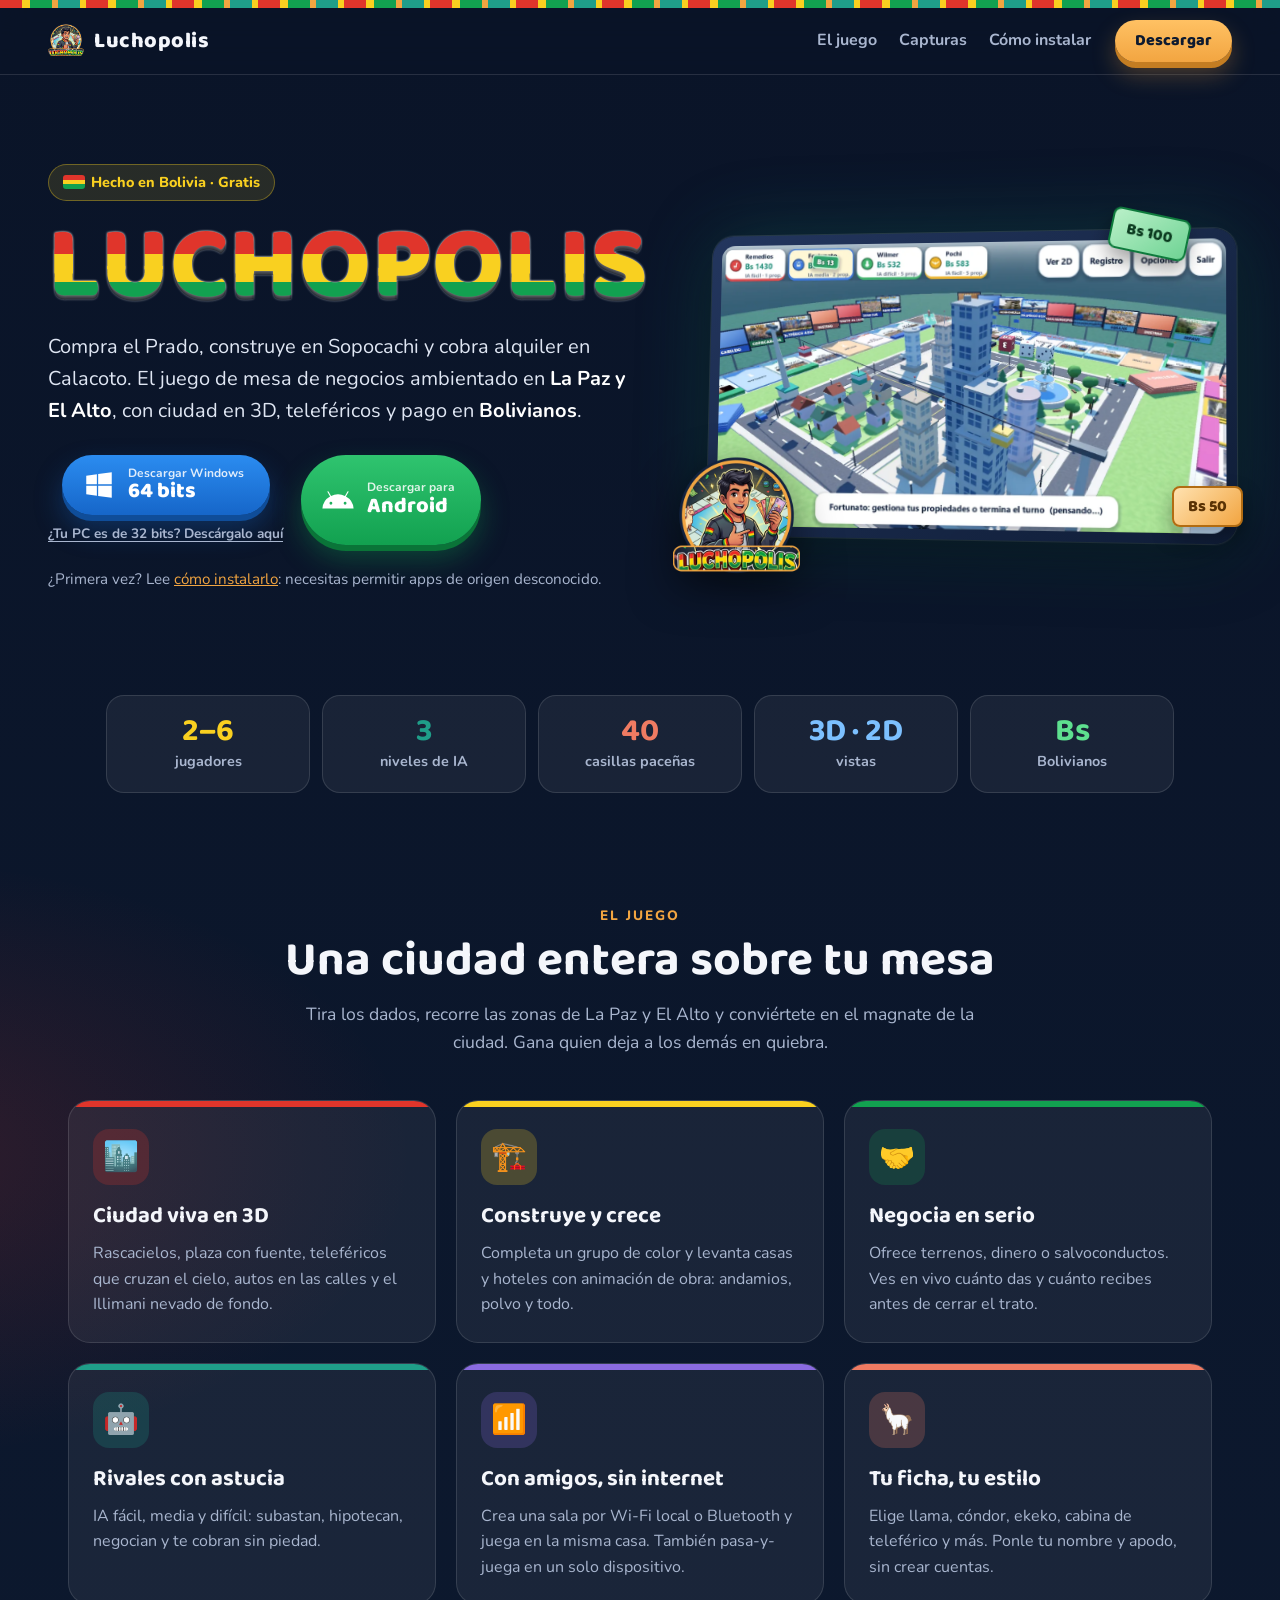
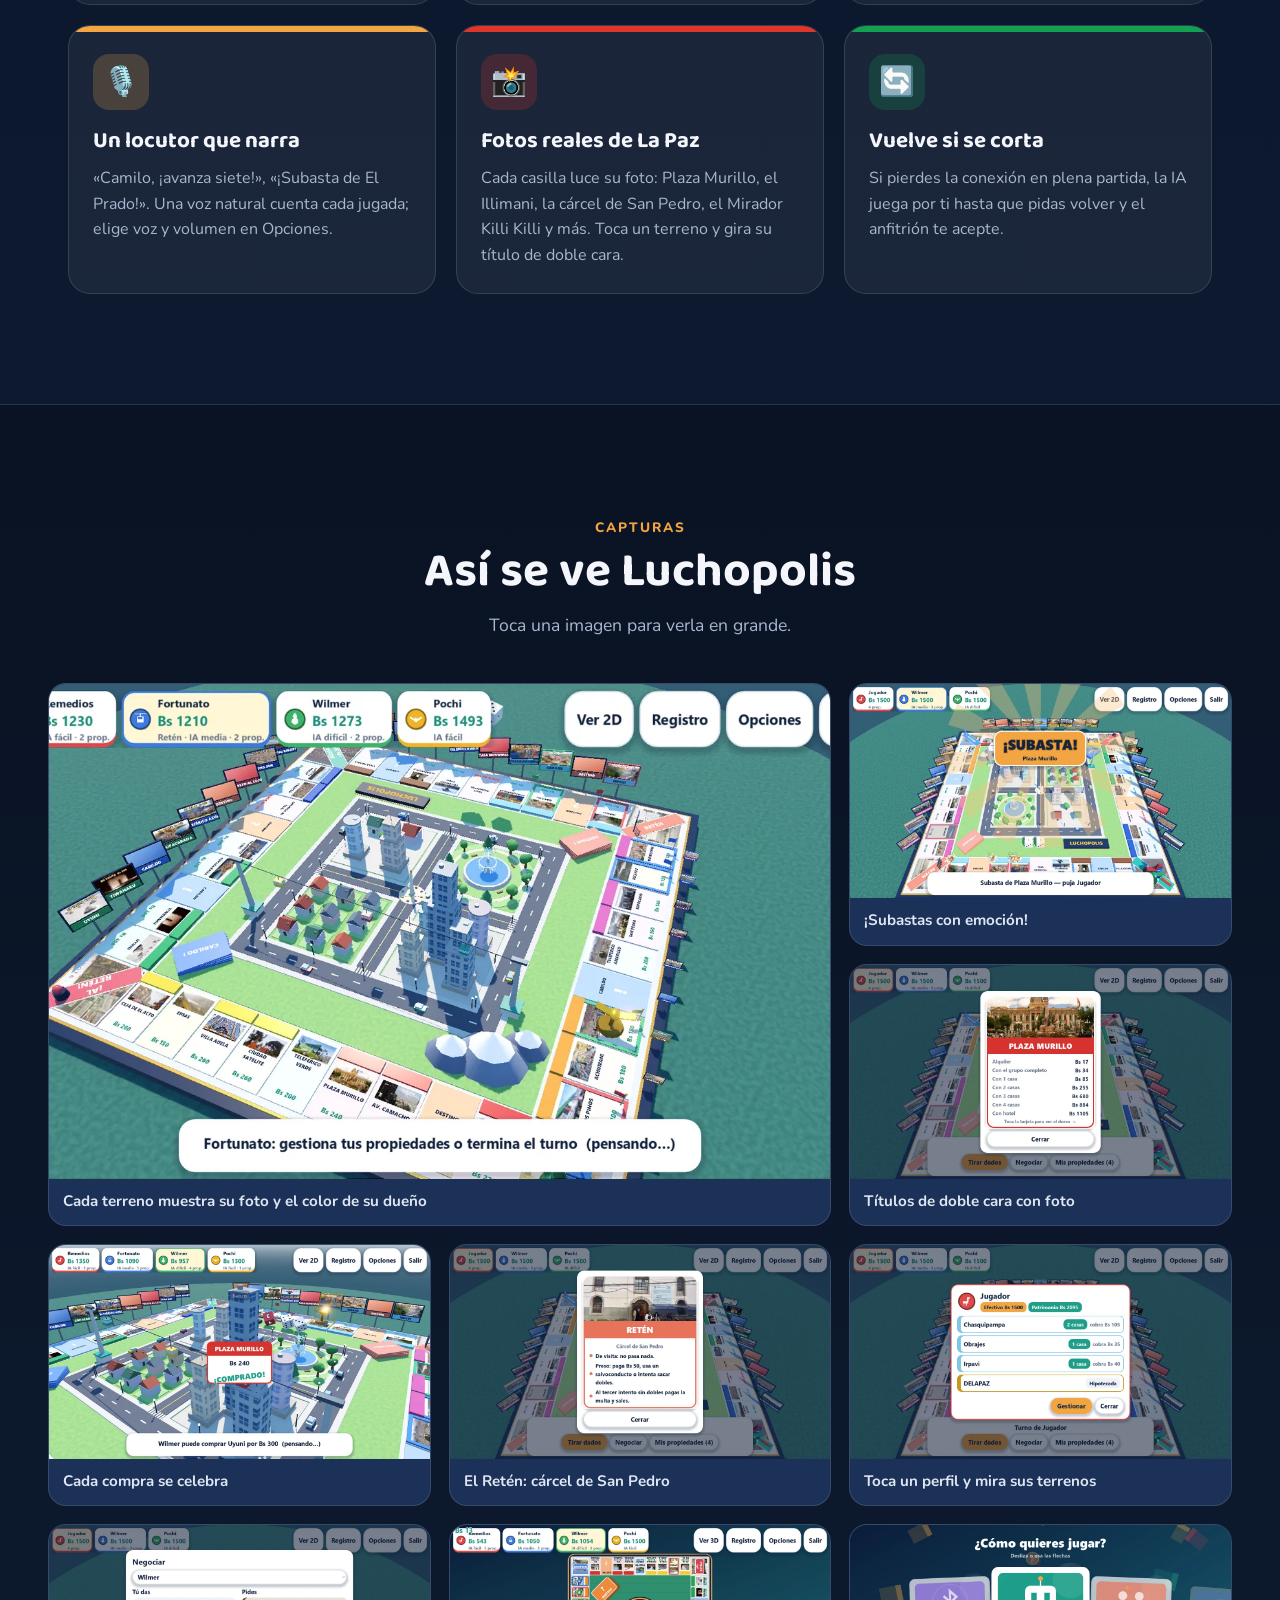
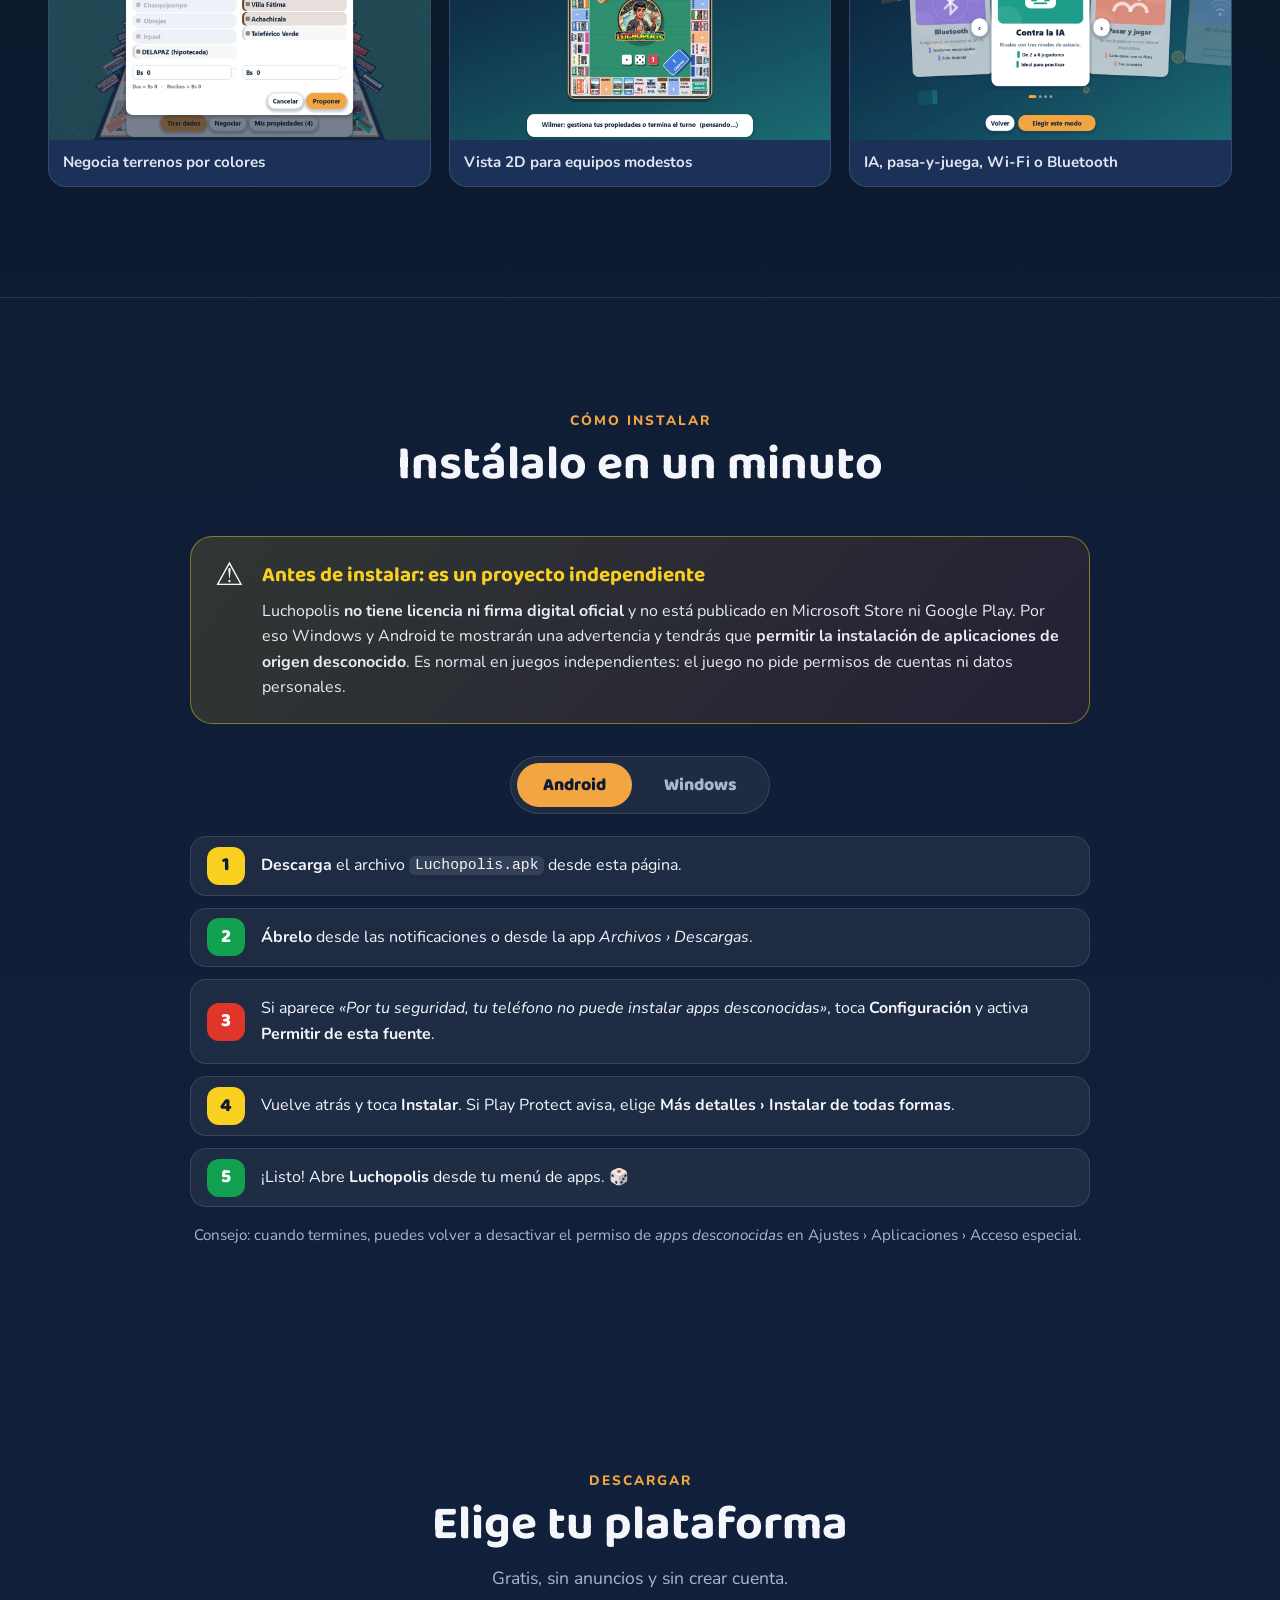
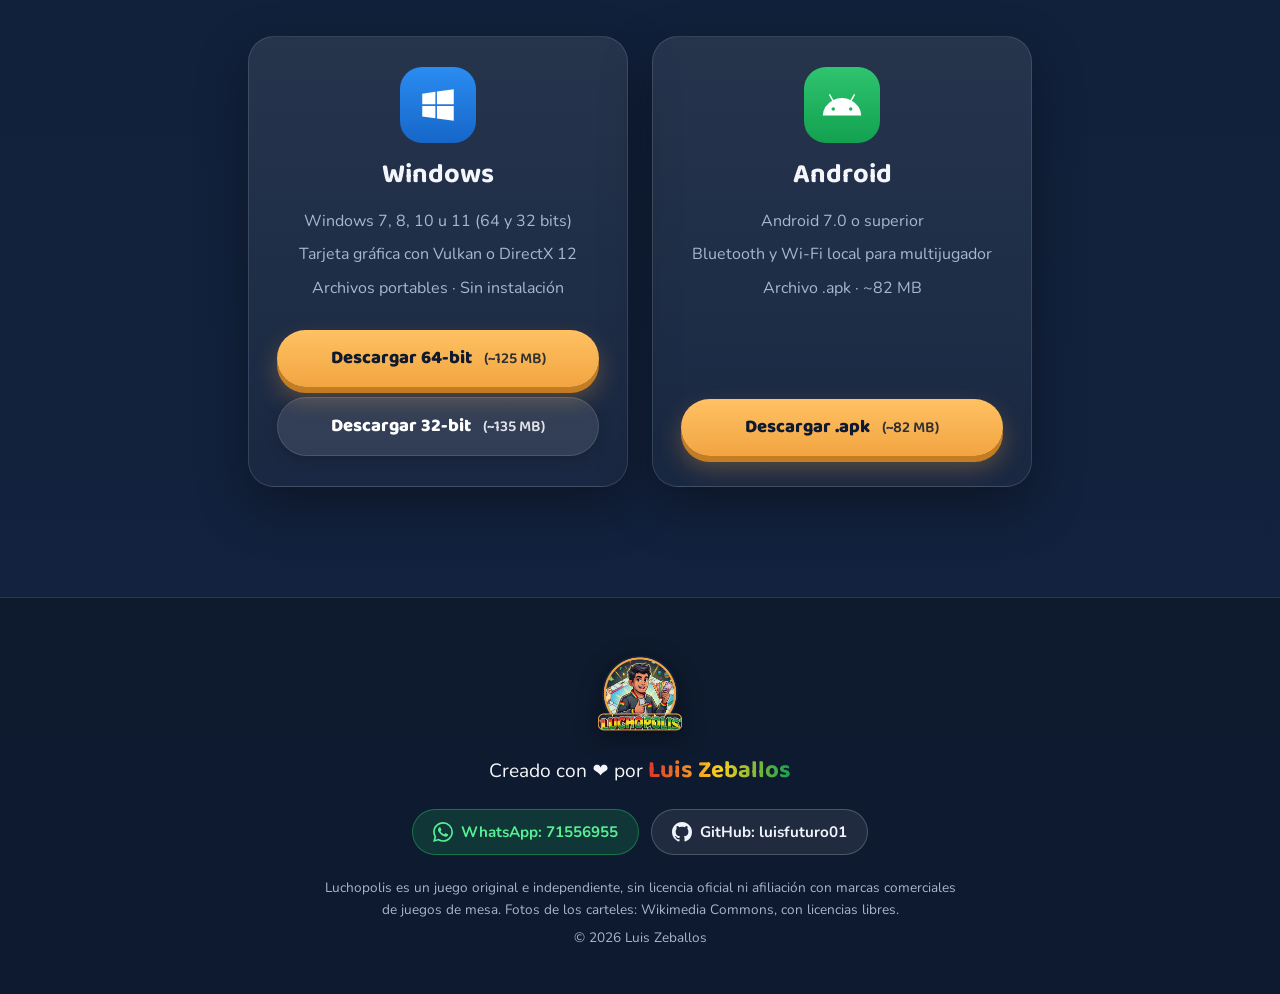
<file: index.html>
<!doctype html>
<html lang="es">
<head>
  <meta charset="utf-8">
  <meta name="viewport" content="width=device-width, initial-scale=1">
  <title>Luchopolis — Descarga el juego</title>
  <meta name="description" content="Luchopolis: compra, construye y negocia en La Paz y El Alto. Juego de mesa 3D gratis para Windows (64 y 32 bits) y Android, contra la IA o con amigos por Wi-Fi y Bluetooth.">
  <meta name="google-site-verification" content="6XXmshLYbkH7tEKwKwyo9BZs2AX4MT1OLW2-4ENO_QU" />  
  <meta name="author" content="Luis Zeballos">
  <meta name="theme-color" content="#0d1a30">
  <link rel="canonical" href="https://luisfuturo01.github.io/luchopolis/">
  <meta property="og:title" content="Luchopolis — Compra, construye y negocia en La Paz">
  <meta property="og:description" content="Juego de mesa 3D gratis para Windows (64 y 32 bits) y Android. Creado por Luis Zeballos.">
  <meta property="og:image" content="img/og.jpg">
  <meta property="og:url" content="https://luisfuturo01.github.io/luchopolis/">
  <meta property="og:type" content="website">
  <link rel="icon" type="image/png" href="img/favicon.png">
  <link rel="apple-touch-icon" href="img/apple-touch-icon.png">
  <link rel="preconnect" href="https://fonts.googleapis.com">
  <link rel="preconnect" href="https://fonts.gstatic.com" crossorigin>
  <link href="https://fonts.googleapis.com/css2?family=Baloo+2:wght@600;700;800&family=Nunito:wght@400;600;700;800&display=swap" rel="stylesheet">
  <link rel="stylesheet" href="styles.css">
</head>
<body>
  <div class="aguayo" aria-hidden="true"></div>

  <header class="nav" id="top">
    <a class="brand" href="#top">
      <img src="img/favicon.png" alt="" width="36" height="36">
      <span>Luchopolis</span>
    </a>
    <nav class="nav-links" aria-label="Secciones">
      <a href="#juego">El juego</a>
      <a href="#capturas">Capturas</a>
      <a href="#instalar">Cómo instalar</a>
    </nav>
    <a class="btn btn-sm btn-gold" href="#descargar">Descargar</a>
  </header>

  <main>
    <!-- HERO -->
    <section class="hero">
      <div class="confetti" aria-hidden="true"></div>
      <div class="hero-text intro">
        <span class="pill"><i class="flag" aria-hidden="true"></i>Hecho en Bolivia · Gratis</span>
        <h1 class="title">LUCHO<span>POLIS</span></h1>
        <p class="lead">Compra el Prado, construye en Sopocachi y cobra alquiler en Calacoto. El juego de mesa de negocios ambientado en <strong>La Paz y El Alto</strong>, con ciudad en 3D, teleféricos y pago en <strong>Bolivianos</strong>.</p>
        <div class="cta">
          <div class="cta-win-group">
            <a class="btn btn-store btn-win" href="https://github.com/LuisFuturo01/luchopolis/releases/download/luchopolis/Luchopolis.exe" download>
              <svg viewBox="0 0 24 24" aria-hidden="true"><path d="M3 5.5 10.5 4.4v7.1H3V5.5Zm0 13 7.5 1.1v-7H3v5.9Zm8.4 1.2L21 21v-8.4h-9.6v7.1ZM11.4 4.3V11.5H21V3l-9.6 1.3Z"/></svg>
              <span><small>Descargar Windows</small>64 bits</span>
            </a>
            <a class="cta-sublink" href="https://github.com/LuisFuturo01/luchopolis/releases/download/luchopolis/Luchopolis_32.exe" download>¿Tu PC es de 32 bits? Descárgalo aquí</a>
          </div>
          <a class="btn btn-store btn-android" href="https://github.com/LuisFuturo01/luchopolis/releases/download/luchopolis/Luchopolis.apk" download>
            <svg viewBox="0 0 24 24" aria-hidden="true"><path d="M17.6 9.5 19.4 6.4a.4.4 0 0 0-.7-.4l-1.8 3.1A11 11 0 0 0 12 8a11 11 0 0 0-4.9 1.1L5.3 6a.4.4 0 1 0-.7.4l1.8 3.1A10.4 10.4 0 0 0 1 18h22a10.4 10.4 0 0 0-5.4-8.5ZM7 15.3a1 1 0 1 1 0-2 1 1 0 0 1 0 2Zm10 0a1 1 0 1 1 0-2 1 1 0 0 1 0 2Z"/></svg>
            <span><small>Descargar para</small>Android</span>
          </a>
        </div>
        <p class="hint">¿Primera vez? Lee <a href="#instalar">cómo instalarlo</a>: necesitas permitir apps de origen desconocido.</p>
      </div>
      <div class="hero-art intro intro-late">
        <div class="screen tilt">
          <img src="img/hero.webp" alt="Tablero 3D de Luchopolis con la ciudad, rascacielos, casas y carteles con fotos de La Paz" width="1280" height="720">
        </div>
        <img class="hero-logo float" src="img/logo.webp" alt="Logo de Luchopolis" width="320" height="320">
        <div class="bill b1" aria-hidden="true">Bs 100</div>
        <div class="bill b2" aria-hidden="true">Bs 50</div>
      </div>
    </section>

    <!-- CIFRAS -->
    <section class="stats reveal" aria-label="En pocas cifras">
      <div><b>2–6</b><span>jugadores</span></div>
      <div><b>3</b><span>niveles de IA</span></div>
      <div><b>40</b><span>casillas paceñas</span></div>
      <div><b>3D · 2D</b><span>vistas</span></div>
      <div><b>Bs</b><span>Bolivianos</span></div>
    </section>

    <!-- CARACTERÍSTICAS -->
    <section class="section" id="juego">
      <div class="section-head reveal">
        <span class="kicker">El juego</span>
        <h2>Una ciudad entera sobre tu mesa</h2>
        <p>Tira los dados, recorre las zonas de La Paz y El Alto y conviértete en el magnate de la ciudad. Gana quien deja a los demás en quiebra.</p>
      </div>
      <div class="features">
        <article class="feature reveal" style="--c: var(--red)">
          <div class="ico">🏙️</div>
          <h3>Ciudad viva en 3D</h3>
          <p>Rascacielos, plaza con fuente, teleféricos que cruzan el cielo, autos en las calles y el Illimani nevado de fondo.</p>
        </article>
        <article class="feature reveal" style="--c: var(--yellow)">
          <div class="ico">🏗️</div>
          <h3>Construye y crece</h3>
          <p>Completa un grupo de color y levanta casas y hoteles con animación de obra: andamios, polvo y todo.</p>
        </article>
        <article class="feature reveal" style="--c: var(--green)">
          <div class="ico">🤝</div>
          <h3>Negocia en serio</h3>
          <p>Ofrece terrenos, dinero o salvoconductos. Ves en vivo cuánto das y cuánto recibes antes de cerrar el trato.</p>
        </article>
        <article class="feature reveal" style="--c: var(--teal)">
          <div class="ico">🤖</div>
          <h3>Rivales con astucia</h3>
          <p>IA fácil, media y difícil: subastan, hipotecan, negocian y te cobran sin piedad.</p>
        </article>
        <article class="feature reveal" style="--c: var(--violet)">
          <div class="ico">📶</div>
          <h3>Con amigos, sin internet</h3>
          <p>Crea una sala por Wi-Fi local o Bluetooth y juega en la misma casa. También pasa-y-juega en un solo dispositivo.</p>
        </article>
        <article class="feature reveal" style="--c: var(--coral)">
          <div class="ico">🦙</div>
          <h3>Tu ficha, tu estilo</h3>
          <p>Elige llama, cóndor, ekeko, cabina de teleférico y más. Ponle tu nombre y apodo, sin crear cuentas.</p>
        </article>
        <article class="feature reveal" style="--c: var(--gold)">
          <div class="ico">🎙️</div>
          <h3>Un locutor que narra</h3>
          <p>«Camilo, ¡avanza siete!», «¡Subasta de El Prado!». Una voz natural cuenta cada jugada; elige voz y volumen en Opciones.</p>
        </article>
        <article class="feature reveal" style="--c: var(--red)">
          <div class="ico">📸</div>
          <h3>Fotos reales de La Paz</h3>
          <p>Cada casilla luce su foto: Plaza Murillo, el Illimani, la cárcel de San Pedro, el Mirador Killi Killi y más. Toca un terreno y gira su título de doble cara.</p>
        </article>
        <article class="feature reveal" style="--c: var(--green)">
          <div class="ico">🔄</div>
          <h3>Vuelve si se corta</h3>
          <p>Si pierdes la conexión en plena partida, la IA juega por ti hasta que pidas volver y el anfitrión te acepte.</p>
        </article>
      </div>
    </section>

    <!-- CAPTURAS -->
    <section class="section section-dark" id="capturas">
      <div class="section-head reveal">
        <span class="kicker">Capturas</span>
        <h2>Así se ve Luchopolis</h2>
        <p>Toca una imagen para verla en grande.</p>
      </div>
      <div class="gallery">
        <figure class="shot wide reveal"><img src="img/board3d.webp" alt="Tablero 3D con la ciudad, casillas con fotos, dueños marcados con su color y casas construidas" loading="lazy" width="1280" height="720"><figcaption>Cada terreno muestra su foto y el color de su dueño</figcaption></figure>
        <figure class="shot reveal"><img src="img/auction.webp" alt="Aviso de subasta con rayos dorados sobre el tablero" loading="lazy" width="1280" height="720"><figcaption>¡Subastas con emoción!</figcaption></figure>
        <figure class="shot reveal"><img src="img/deed.webp" alt="Título de propiedad de Plaza Murillo con foto y alquileres" loading="lazy" width="1280" height="720"><figcaption>Títulos de doble cara con foto</figcaption></figure>
        <figure class="shot reveal"><img src="img/comprado.webp" alt="Título que vuela con el sello de comprado sobre la ciudad" loading="lazy" width="1280" height="720"><figcaption>Cada compra se celebra</figcaption></figure>
        <figure class="shot reveal"><img src="img/reten.webp" alt="Tarjeta del Retén con la foto de la cárcel de San Pedro" loading="lazy" width="1280" height="720"><figcaption>El Retén: cárcel de San Pedro</figcaption></figure>
        <figure class="shot reveal"><img src="img/player.webp" alt="Perfil de un jugador con sus terrenos, casas y patrimonio" loading="lazy" width="1280" height="720"><figcaption>Toca un perfil y mira sus terrenos</figcaption></figure>
        <figure class="shot reveal"><img src="img/trade.webp" alt="Ventana para negociar propiedades" loading="lazy" width="1280" height="720"><figcaption>Negocia terrenos por colores</figcaption></figure>
        <figure class="shot reveal"><img src="img/board2d.webp" alt="Vista 2D renovada con la insignia de Luchopolis al centro" loading="lazy" width="1280" height="720"><figcaption>Vista 2D para equipos modestos</figcaption></figure>
        <figure class="shot reveal"><img src="img/modes.webp" alt="Selector de modos de juego" loading="lazy" width="1280" height="720"><figcaption>IA, pasa-y-juega, Wi-Fi o Bluetooth</figcaption></figure>
      </div>
    </section>

    <!-- AVISO + INSTALACIÓN -->
    <section class="section" id="instalar">
      <div class="section-head reveal">
        <span class="kicker">Cómo instalar</span>
        <h2>Instálalo en un minuto</h2>
      </div>

      <div class="notice reveal" role="note">
        <div class="notice-ico">⚠️</div>
        <div>
          <h3>Antes de instalar: es un proyecto independiente</h3>
          <p>Luchopolis <strong>no tiene licencia ni firma digital oficial</strong> y no está publicado en Microsoft Store ni Google Play. Por eso Windows y Android te mostrarán una advertencia y tendrás que <strong>permitir la instalación de aplicaciones de origen desconocido</strong>. Es normal en juegos independientes: el juego no pide permisos de cuentas ni datos personales.</p>
        </div>
      </div>

      <div class="tabs reveal">
        <div class="tab-bar" role="tablist" aria-label="Sistema">
          <button class="tab active" role="tab" aria-selected="true" aria-controls="tab-android" id="t-android">Android</button>
          <button class="tab" role="tab" aria-selected="false" aria-controls="tab-windows" id="t-windows">Windows</button>
        </div>

        <div class="tab-panel" id="tab-android" role="tabpanel" aria-labelledby="t-android">
          <ol class="steps">
            <li><b>Descarga</b> el archivo <code>Luchopolis.apk</code> desde esta página.</li>
            <li><b>Ábrelo</b> desde las notificaciones o desde la app <em>Archivos › Descargas</em>.</li>
            <li>Si aparece <em>«Por tu seguridad, tu teléfono no puede instalar apps desconocidas»</em>, toca <b>Configuración</b> y activa <b>Permitir de esta fuente</b>.</li>
            <li>Vuelve atrás y toca <b>Instalar</b>. Si Play Protect avisa, elige <b>Más detalles › Instalar de todas formas</b>.</li>
            <li>¡Listo! Abre <b>Luchopolis</b> desde tu menú de apps. 🎲</li>
          </ol>
          <p class="tip">Consejo: cuando termines, puedes volver a desactivar el permiso de <em>apps desconocidas</em> en Ajustes › Aplicaciones › Acceso especial.</p>
        </div>

        <div class="tab-panel" id="tab-windows" role="tabpanel" aria-labelledby="t-windows" hidden>
          <ol class="steps">
            <li><b>Descarga</b> el archivo <code>Luchopolis.exe</code> (para 64 bits) o <code>Luchopolis_32.exe</code> (para 32 bits). Si el navegador dice que «no se descarga habitualmente», abre el menú <b>⋯</b> y elige <b>Conservar</b>.</li>
            <li><b>Haz doble clic</b> en el archivo descargado.</li>
            <li>Si aparece <em>«Windows protegió su PC»</em> (SmartScreen), haz clic en <b>Más información</b>.</li>
            <li>Luego pulsa <b>Ejecutar de todas formas</b>.</li>
            <li>¡A jugar! No necesita instalación: puedes moverlo a tu escritorio o a una carpeta de juegos. 🎲</li>
          </ol>
          <p class="tip">Si tu antivirus lo bloquea por ser un ejecutable sin firma, agrégalo a sus excepciones.</p>
        </div>
      </div>
    </section>

    <!-- DESCARGA -->
    <section class="section download" id="descargar">
      <div class="section-head reveal">
        <span class="kicker">Descargar</span>
        <h2>Elige tu plataforma</h2>
        <p>Gratis, sin anuncios y sin crear cuenta.</p>
      </div>
      <div class="dl-cards">
        <article class="dl-card reveal">
          <div class="dl-ico win">
            <svg viewBox="0 0 24 24" aria-hidden="true"><path d="M3 5.5 10.5 4.4v7.1H3V5.5Zm0 13 7.5 1.1v-7H3v5.9Zm8.4 1.2L21 21v-8.4h-9.6v7.1ZM11.4 4.3V11.5H21V3l-9.6 1.3Z"/></svg>
          </div>
          <h3>Windows</h3>
          <ul>
            <li>Windows 7, 8, 10 u 11 (64 y 32 bits)</li>
            <li>Tarjeta gráfica con Vulkan o DirectX 12</li>
            <li>Archivos portables · Sin instalación</li>
          </ul>
          <div class="dl-btn-stack">
            <a class="btn btn-gold btn-block" href="https://github.com/LuisFuturo01/luchopolis/releases/download/luchopolis/Luchopolis.exe" download>Descargar 64-bit <span class="dl-size">(~125 MB)</span></a>
            <a class="btn btn-secondary btn-block" href="https://github.com/LuisFuturo01/luchopolis/releases/download/luchopolis/Luchopolis_32.exe" download>Descargar 32-bit <span class="dl-size">(~135 MB)</span></a>
          </div>
        </article>
        <article class="dl-card reveal">
          <div class="dl-ico android">
            <svg viewBox="0 0 24 24" aria-hidden="true"><path d="M17.6 9.5 19.4 6.4a.4.4 0 0 0-.7-.4l-1.8 3.1A11 11 0 0 0 12 8a11 11 0 0 0-4.9 1.1L5.3 6a.4.4 0 1 0-.7.4l1.8 3.1A10.4 10.4 0 0 0 1 18h22a10.4 10.4 0 0 0-5.4-8.5ZM7 15.3a1 1 0 1 1 0-2 1 1 0 0 1 0 2Zm10 0a1 1 0 1 1 0-2 1 1 0 0 1 0 2Z"/></svg>
          </div>
          <h3>Android</h3>
          <ul>
            <li>Android 7.0 o superior</li>
            <li>Bluetooth y Wi-Fi local para multijugador</li>
            <li>Archivo .apk · ~82 MB</li>
          </ul>
          <div class="dl-btn-stack">
            <a class="btn btn-gold btn-block" href="https://github.com/LuisFuturo01/luchopolis/releases/download/luchopolis/Luchopolis.apk" download>Descargar .apk <span class="dl-size">(~82 MB)</span></a>
          </div>
        </article>
      </div>
    </section>
  </main>

  <footer class="footer">
    <img src="img/logo.webp" alt="" width="84" height="84" loading="lazy">
    <p class="made">Creado con ❤️ por <strong>Luis Zeballos</strong></p>
    <div class="footer-profile">
      <a class="profile-btn wa" href="https://wa.me/59171556955?text=Hola%20desde%20luchopoly" target="_blank" rel="noopener noreferrer" aria-label="WhatsApp de Luis Zeballos">
        <svg width="20" height="20" viewBox="0 0 24 24" fill="currentColor" aria-hidden="true"><path d="M17.472 14.382c-.297-.149-1.758-.867-2.03-.967-.273-.099-.471-.148-.67.15-.197.297-.767.966-.94 1.164-.173.199-.347.223-.644.075-.297-.15-1.255-.463-2.39-1.475-.883-.788-1.48-1.761-1.653-2.059-.173-.297-.018-.458.13-.606.134-.133.298-.347.446-.52.149-.174.198-.298.298-.497.099-.198.05-.371-.025-.52-.075-.149-.669-1.612-.916-2.207-.242-.579-.487-.5-.669-.51-.173-.008-.371-.01-.57-.01-.198 0-.52.074-.792.372-.272.297-1.04 1.016-1.04 2.479 0 1.462 1.065 2.875 1.213 3.074.149.198 2.096 3.2 5.077 4.487.709.306 1.262.489 1.694.625.712.227 1.36.195 1.871.118.571-.085 1.758-.719 2.006-1.413.248-.694.248-1.289.173-1.413-.074-.124-.272-.198-.57-.347m-5.421 7.403h-.004a9.87 9.87 0 01-5.031-1.378l-.361-.214-3.741.982.998-3.648-.235-.374a9.86 9.86 0 01-1.51-5.26c.001-5.45 4.436-9.884 9.888-9.884 2.64 0 5.122 1.03 6.988 2.898a9.825 9.825 0 012.893 6.994c-.003 5.45-4.437 9.884-9.885 9.884m8.413-18.297A11.815 11.815 0 0012.05 0C5.495 0 .16 5.335.157 11.892c0 2.096.547 4.142 1.588 5.945L.057 24l6.305-1.654a11.882 11.882 0 005.683 1.448h.005c6.554 0 11.89-5.335 11.893-11.893a11.821 11.821 0 00-3.48-8.413z"/></svg>
        <span>WhatsApp: 71556955</span>
      </a>
      <a class="profile-btn gh" href="https://github.com/luisfuturo01" target="_blank" rel="noopener noreferrer" aria-label="Perfil de GitHub luisfuturo01">
        <svg width="20" height="20" viewBox="0 0 24 24" fill="currentColor" aria-hidden="true"><path d="M12 0C5.37 0 0 5.37 0 12c0 5.31 3.435 9.795 8.205 11.385.6.105.825-.255.825-.57 0-.285-.015-1.23-.015-2.235-3.015.555-3.795-.735-4.035-1.41-.135-.345-.72-1.41-1.23-1.695-.42-.225-1.02-.78-.015-.795.945-.015 1.62.87 1.845 1.23 1.08 1.815 2.805 1.305 3.495.99.105-.78.42-1.305.765-1.605-2.67-.3-5.46-1.335-5.46-5.925 0-1.305.465-2.385 1.23-3.225-.12-.3-.54-1.53.12-3.18 0 0 1.005-.315 3.3 1.23.96-.27 1.98-.405 3-.405s2.04.135 3 .405c2.295-1.56 3.3-1.23 3.3-1.23.66 1.65.24 2.88.12 3.18.765.84 1.23 1.905 1.23 3.225 0 4.605-2.805 5.625-5.475 5.925.435.375.81 1.095.81 2.22 0 1.605-.015 2.895-.015 3.3 0 .315.225.69.825.57A12.02 12.02 0 0 0 24 12c0-6.63-5.37-12-12-12z"/></svg>
        <span>GitHub: luisfuturo01</span>
      </a>
    </div>
    <p class="fine">Luchopolis es un juego original e independiente, sin licencia oficial ni afiliación con marcas comerciales de juegos de mesa. Fotos de los carteles: Wikimedia Commons, con licencias libres.</p>
    <p class="fine">© <span id="year">2026</span> Luis Zeballos</p>
  </footer>

  <div class="lightbox" id="lightbox" hidden>
    <button class="lb-close" aria-label="Cerrar">×</button>
    <button class="lb-nav prev" aria-label="Anterior">‹</button>
    <figure><img alt=""><figcaption></figcaption></figure>
    <button class="lb-nav next" aria-label="Siguiente">›</button>
  </div>

  <script src="main.js"></script>
</body>
</html>
</file>
<file: styles.css>
/* Luchopolis — página de descarga
   Paleta: noche paceña (navy) + tricolor boliviano + dorado del juego */
:root {
  --navy-900: #0a1428;
  --navy-800: #0d1a30;
  --navy-700: #13233f;
  --navy-600: #1c3157;
  --ink: #f4f6fb;
  --muted: #a9b6cf;
  --red: #e0352b;
  --yellow: #f9d020;
  --green: #12a150;
  --gold: #f2a541;
  --teal: #1f9e89;
  --violet: #8a6be0;
  --coral: #ef7b62;
  --card: rgba(255, 255, 255, 0.06);
  --line: rgba(255, 255, 255, 0.12);
  --radius: 22px;
  --shadow: 0 20px 50px rgba(0, 0, 0, 0.35);
  --display: "Baloo 2", "Nunito", system-ui, sans-serif;
  --body: "Nunito", system-ui, -apple-system, "Segoe UI", sans-serif;
}

* { box-sizing: border-box; }
html { scroll-behavior: smooth; scroll-padding-top: 80px; }
body {
  margin: 0;
  font-family: var(--body);
  color: var(--ink);
  background:
    radial-gradient(1200px 600px at 85% -10%, rgba(31, 158, 137, 0.35), transparent 60%),
    radial-gradient(900px 500px at -10% 20%, rgba(224, 53, 43, 0.18), transparent 60%),
    linear-gradient(180deg, var(--navy-900), var(--navy-800) 40%, var(--navy-700));
  background-color: var(--navy-800);
  line-height: 1.6;
  overflow-x: hidden;
}
img { max-width: 100%; height: auto; display: block; }
a { color: var(--gold); }
code {
  font-family: ui-monospace, Consolas, monospace;
  background: rgba(255, 255, 255, 0.1);
  padding: 0.1em 0.4em;
  border-radius: 6px;
  font-size: 0.92em;
}

/* Franja tipo aguayo en el borde superior */
.aguayo {
  height: 8px;
  background:
    repeating-linear-gradient(90deg,
      var(--red) 0 22px, var(--yellow) 22px 30px, var(--green) 30px 52px,
      var(--gold) 52px 58px, var(--teal) 58px 80px, var(--yellow) 80px 86px);
}

/* ---------- Navegación ---------- */
.nav {
  position: sticky;
  top: 0;
  z-index: 50;
  display: flex;
  align-items: center;
  gap: 24px;
  padding: 12px clamp(16px, 4vw, 48px);
  background: rgba(10, 20, 40, 0.72);
  backdrop-filter: blur(14px);
  -webkit-backdrop-filter: blur(14px);
  border-bottom: 1px solid var(--line);
}
.brand {
  display: flex;
  align-items: center;
  gap: 10px;
  color: var(--ink);
  text-decoration: none;
  font-family: var(--display);
  font-weight: 800;
  font-size: 1.35rem;
  letter-spacing: 0.5px;
}
.brand img { border-radius: 10px; }
.nav-links { display: flex; gap: 22px; margin-left: auto; }
.nav-links a {
  color: var(--muted);
  text-decoration: none;
  font-weight: 700;
  transition: color 0.2s;
}
.nav-links a:hover { color: var(--ink); }

/* ---------- Botones ---------- */
.btn {
  display: inline-flex;
  align-items: center;
  justify-content: center;
  gap: 12px;
  border-radius: 999px;
  font-family: var(--display);
  font-weight: 800;
  text-decoration: none;
  cursor: pointer;
  border: 0;
  transition: transform 0.18s ease, box-shadow 0.18s ease, filter 0.18s;
}
.btn:hover { transform: translateY(-3px); filter: brightness(1.05); }
.btn:active { transform: translateY(1px) scale(0.98); }
.btn-sm { padding: 8px 20px; font-size: 1rem; }
.btn-gold {
  background: linear-gradient(180deg, #ffc163, var(--gold));
  color: var(--navy-800);
  box-shadow: 0 6px 0 #c47d22, 0 12px 24px rgba(242, 165, 65, 0.3);
}
.btn-gold:hover { box-shadow: 0 9px 0 #c47d22, 0 16px 30px rgba(242, 165, 65, 0.4); }
.btn-block { width: 100%; padding: 14px 24px; font-size: 1.15rem; }
.btn-secondary {
  background: rgba(255, 255, 255, 0.1);
  color: #fff;
  border: 1px solid var(--line);
  box-shadow: 0 4px 14px rgba(0, 0, 0, 0.2);
}
.btn-secondary:hover {
  background: rgba(255, 255, 255, 0.18);
  border-color: rgba(255, 255, 255, 0.35);
  box-shadow: 0 6px 18px rgba(0, 0, 0, 0.3);
}

.btn-store {
  padding: 12px 26px 12px 20px;
  font-size: 1.35rem;
  line-height: 1.1;
  color: #fff;
  text-align: left;
}
.btn-store svg { width: 34px; height: 34px; fill: currentColor; flex: none; }
.btn-store small { display: block; font-family: var(--body); font-size: 0.75rem; font-weight: 700; opacity: 0.85; }
.btn-win { background: linear-gradient(180deg, #2b8cf0, #1666c9); box-shadow: 0 6px 0 #0f4d99, 0 14px 28px rgba(22, 102, 201, 0.35); }
.btn-android { background: linear-gradient(180deg, #2fc46f, var(--green)); box-shadow: 0 6px 0 #0a7438, 0 14px 28px rgba(18, 161, 80, 0.35); }
.cta-win-group {
  display: flex;
  flex-direction: column;
  align-items: center;
  gap: 8px;
}
.cta-sublink {
  color: var(--muted);
  font-size: 0.85rem;
  font-weight: 700;
  text-decoration: underline;
  text-underline-offset: 3px;
  transition: color 0.18s ease;
}
.cta-sublink:hover {
  color: #fff;
}

/* ---------- Hero ---------- */
.hero {
  position: relative;
  display: grid;
  grid-template-columns: 1fr 1.15fr;
  align-items: center;
  gap: clamp(24px, 4vw, 64px);
  padding: clamp(40px, 7vw, 96px) clamp(16px, 4vw, 48px) clamp(32px, 5vw, 64px);
  max-width: 1320px;
  margin: 0 auto;
}
.pill {
  display: inline-block;
  padding: 6px 14px;
  border-radius: 999px;
  background: rgba(249, 208, 32, 0.12);
  border: 1px solid rgba(249, 208, 32, 0.35);
  color: var(--yellow);
  font-weight: 800;
  font-size: 0.9rem;
}
.flag {
  display: inline-block;
  width: 22px;
  height: 14px;
  margin-right: 6px;
  vertical-align: -2px;
  border-radius: 3px;
  background: linear-gradient(180deg, var(--red) 0 33.3%, var(--yellow) 33.3% 66.6%, var(--green) 66.6%);
}
.hero-text { position: relative; z-index: 1; }
.title {
  font-family: var(--display);
  font-weight: 800;
  font-size: clamp(3rem, 9vw, 6.4rem);
  line-height: 0.95;
  margin: 18px 0 14px;
  letter-spacing: 1px;
  background: linear-gradient(180deg, var(--red) 0 36%, var(--yellow) 36% 64%, var(--green) 64% 100%);
  -webkit-background-clip: text;
  background-clip: text;
  color: transparent;
  filter: drop-shadow(0 4px 0 rgba(0, 0, 0, 0.45)) drop-shadow(0 0 1px #fff);
}
.title span { display: inline; }
.lead { font-size: clamp(1.05rem, 1.6vw, 1.25rem); color: #dfe6f3; max-width: 34em; margin: 0 0 28px; }
.lead strong { color: #fff; }
.cta { display: flex; flex-wrap: wrap; gap: 18px; }
.hint { color: var(--muted); font-size: 0.95rem; margin-top: 22px; }

.hero-art { position: relative; }
.screen {
  border-radius: var(--radius);
  padding: 10px;
  background: linear-gradient(145deg, #23365e, #0f1d37);
  box-shadow: var(--shadow), 0 0 0 1px var(--line), 0 0 80px rgba(31, 158, 137, 0.25);
}
.screen img { border-radius: 14px; }
.tilt { transform: perspective(1400px) rotateY(-9deg) rotateX(4deg); transition: transform 0.5s ease; }
.hero-art:hover .tilt { transform: perspective(1400px) rotateY(-3deg) rotateX(1deg); }
.hero-logo {
  position: absolute;
  width: clamp(84px, 24%, 180px);
  left: -5%;
  bottom: -14%;
  /* La insignia ya es redonda y con fondo transparente: solo sombra. */
  filter: drop-shadow(0 14px 22px rgba(0, 0, 0, 0.55));
}
.float { animation: float 5s ease-in-out infinite; }
@keyframes float { 50% { transform: translateY(-14px) rotate(-3deg); } }

.bill {
  position: absolute;
  padding: 6px 14px;
  border-radius: 8px;
  font-family: var(--display);
  font-weight: 800;
  color: #0b3a1f;
  background: linear-gradient(135deg, #b9f0c8, #6fd394);
  border: 2px solid #0e7a3c;
  box-shadow: 0 10px 20px rgba(0, 0, 0, 0.35);
  animation: drift 6s ease-in-out infinite;
}
.b1 { top: -6%; right: 8%; transform: rotate(12deg); }
.b2 { bottom: 4%; right: -2%; background: linear-gradient(135deg, #ffe2b0, #f2a541); color: #5a3305; border-color: #b26c12; animation-delay: -3s; }
@keyframes drift { 50% { translate: 0 -12px; rotate: -6deg; } }

.confetti { position: absolute; inset: 0; pointer-events: none; overflow: hidden; z-index: -1; }
.confetti i {
  position: absolute;
  top: -20px;
  width: 9px;
  height: 14px;
  border-radius: 2px;
  opacity: 0.75;
  animation: fall linear infinite;
}
@keyframes fall { to { transform: translateY(110vh) rotate(720deg); } }

/* ---------- Cifras ---------- */
.stats {
  display: flex;
  flex-wrap: wrap;
  justify-content: center;
  max-width: 1100px;
  margin: 24px auto 0;
  padding: 0 16px;
  gap: 12px;
}
.stats div {
  flex: 1 1 160px;
  max-width: 220px;
  text-align: center;
  padding: 18px 10px;
  border-radius: 18px;
  background: var(--card);
  border: 1px solid var(--line);
}
.stats b { display: block; font-family: var(--display); font-size: 2rem; line-height: 1.1; color: var(--yellow); }
.stats div:nth-child(2) b { color: var(--teal); }
.stats div:nth-child(3) b { color: var(--coral); }
.stats div:nth-child(4) b { color: #7cc0ff; }
.stats div:nth-child(5) b { color: #5ee08f; }
.stats span { color: var(--muted); font-weight: 700; font-size: 0.9rem; }

/* ---------- Secciones ---------- */
.section { padding: clamp(64px, 9vw, 110px) clamp(16px, 4vw, 48px); max-width: 1240px; margin: 0 auto; }
.section-dark {
  max-width: none;
  background: linear-gradient(180deg, rgba(0, 0, 0, 0.25), rgba(0, 0, 0, 0.1));
  border-block: 1px solid var(--line);
}
.section-dark > * { max-width: 1240px; margin-inline: auto; }
.section-head { text-align: center; max-width: 720px; margin: 0 auto 44px; }
.kicker {
  font-weight: 800;
  text-transform: uppercase;
  letter-spacing: 2px;
  font-size: 0.85rem;
  color: var(--gold);
}
.section-head h2 {
  font-family: var(--display);
  font-size: clamp(2rem, 4.5vw, 3rem);
  line-height: 1.1;
  margin: 6px 0 12px;
}
.section-head p { color: var(--muted); font-size: 1.1rem; margin: 0; }

.features { display: grid; grid-template-columns: repeat(3, 1fr); gap: 20px; }
.feature {
  position: relative;
  padding: 28px 24px 24px;
  border-radius: var(--radius);
  background: var(--card);
  border: 1px solid var(--line);
  overflow: hidden;
  transition: transform 0.25s, border-color 0.25s, background 0.25s;
}
.feature::before {
  content: "";
  position: absolute;
  inset: 0 0 auto;
  height: 6px;
  background: var(--c);
}
.feature:hover { transform: translateY(-6px); border-color: var(--c); background: rgba(255, 255, 255, 0.09); }
.feature .ico {
  width: 56px;
  height: 56px;
  display: grid;
  place-items: center;
  font-size: 1.8rem;
  border-radius: 16px;
  background: color-mix(in srgb, var(--c) 22%, transparent);
  margin-bottom: 14px;
}
.feature h3 { font-family: var(--display); font-size: 1.4rem; margin: 0 0 6px; }
.feature p { margin: 0; color: var(--muted); }

/* ---------- Galería ---------- */
.gallery { display: grid; grid-template-columns: repeat(3, 1fr); gap: 18px; }
.shot {
  margin: 0;
  border-radius: 18px;
  overflow: hidden;
  background: var(--navy-600);
  border: 1px solid var(--line);
  cursor: zoom-in;
  transition: transform 0.25s, box-shadow 0.25s;
}
.shot:hover { transform: translateY(-4px) scale(1.01); box-shadow: var(--shadow); }
.shot img { width: 100%; aspect-ratio: 16 / 9; object-fit: cover; transition: transform 0.5s; }
.shot:hover img { transform: scale(1.04); }
.shot figcaption { padding: 10px 14px 12px; font-weight: 700; font-size: 0.95rem; color: #dfe6f3; }
.shot.wide { grid-column: span 2; grid-row: span 2; }
.shot.wide img { aspect-ratio: auto; height: calc(100% - 46px); }

/* ---------- Aviso e instalación ---------- */
.notice {
  display: flex;
  gap: 18px;
  align-items: flex-start;
  padding: 22px 24px;
  border-radius: var(--radius);
  background: linear-gradient(135deg, rgba(249, 208, 32, 0.14), rgba(224, 53, 43, 0.1));
  border: 1px solid rgba(249, 208, 32, 0.45);
  max-width: 900px;
  margin: 0 auto 32px;
}
.notice-ico { font-size: 2rem; line-height: 1; }
.notice h3 { margin: 0 0 6px; font-family: var(--display); font-size: 1.3rem; color: var(--yellow); }
.notice p { margin: 0; color: #e8ecf5; }

.tabs { max-width: 900px; margin: 0 auto; }
.tab-bar {
  display: flex;
  gap: 6px;
  padding: 6px;
  border-radius: 999px;
  background: var(--card);
  border: 1px solid var(--line);
  width: fit-content;
  margin: 0 auto 22px;
}
.tab {
  border: 0;
  background: transparent;
  color: var(--muted);
  font-family: var(--display);
  font-weight: 800;
  font-size: 1.1rem;
  padding: 8px 26px;
  border-radius: 999px;
  cursor: pointer;
  transition: background 0.2s, color 0.2s;
}
.tab.active { background: var(--gold); color: var(--navy-800); }
.tab:focus-visible, .btn:focus-visible { outline: 3px solid var(--yellow); outline-offset: 3px; }

.steps { list-style: none; counter-reset: s; padding: 0; margin: 0; display: grid; gap: 12px; }
.steps li {
  counter-increment: s;
  position: relative;
  padding: 16px 18px 16px 70px;
  border-radius: 16px;
  background: var(--card);
  border: 1px solid var(--line);
  animation: pop 0.4s both;
}
.steps li::before {
  content: counter(s);
  position: absolute;
  left: 16px;
  top: 50%;
  translate: 0 -50%;
  width: 38px;
  height: 38px;
  display: grid;
  place-items: center;
  border-radius: 12px;
  font-family: var(--display);
  font-weight: 800;
  font-size: 1.2rem;
  color: var(--navy-800);
  background: var(--yellow);
}
.steps li:nth-child(3n + 2)::before { background: var(--green); color: #fff; }
.steps li:nth-child(3n)::before { background: var(--red); color: #fff; }
.steps li:nth-child(2) { animation-delay: 0.05s; }
.steps li:nth-child(3) { animation-delay: 0.1s; }
.steps li:nth-child(4) { animation-delay: 0.15s; }
.steps li:nth-child(5) { animation-delay: 0.2s; }
@keyframes pop { from { opacity: 0; transform: translateY(8px); } }
.tip { color: var(--muted); font-size: 0.95rem; margin: 16px 4px 0; }

/* ---------- Descarga ---------- */
.dl-cards { display: grid; grid-template-columns: repeat(2, minmax(0, 380px)); justify-content: center; gap: 24px; }
.dl-card {
  display: flex;
  flex-direction: column;
  padding: 30px 28px;
  border-radius: 26px;
  background: linear-gradient(180deg, rgba(255, 255, 255, 0.09), rgba(255, 255, 255, 0.03));
  border: 1px solid var(--line);
  text-align: center;
  box-shadow: var(--shadow);
}
.dl-ico {
  width: 76px;
  height: 76px;
  margin: 0 auto 10px;
  display: grid;
  place-items: center;
  border-radius: 22px;
}
.dl-ico svg { width: 42px; height: 42px; fill: #fff; }
.dl-ico.win { background: linear-gradient(180deg, #2b8cf0, #1666c9); }
.dl-ico.android { background: linear-gradient(180deg, #2fc46f, var(--green)); }
.dl-card h3 { font-family: var(--display); font-size: 1.7rem; margin: 0 0 8px; }
.dl-card ul { list-style: none; padding: 0; margin: 0 0 24px; color: var(--muted); }
.dl-card li { padding: 4px 0; }
.dl-btn-stack {
  margin-top: auto;
  display: flex;
  flex-direction: column;
  gap: 10px;
}
.dl-size {
  font-size: 0.85em;
  font-weight: 600;
  opacity: 0.85;
}

/* ---------- Pie ---------- */
.footer {
  text-align: center;
  padding: 56px 16px 40px;
  border-top: 1px solid var(--line);
  background: rgba(0, 0, 0, 0.25);
}
.footer img { margin: 0 auto 14px; filter: drop-shadow(0 6px 12px rgba(0, 0, 0, 0.4)); }
.made { font-size: 1.2rem; margin: 0 0 10px; }
.made strong {
  font-family: var(--display);
  font-size: 1.5rem;
  background: linear-gradient(90deg, var(--red), var(--yellow), var(--green));
  -webkit-background-clip: text;
  background-clip: text;
  color: transparent;
}
.fine { color: var(--muted); font-size: 0.85rem; max-width: 640px; margin: 6px auto; }
.footer-profile {
  display: flex;
  align-items: center;
  justify-content: center;
  flex-wrap: wrap;
  gap: 12px;
  margin: 18px auto 22px;
}
.profile-btn {
  display: inline-flex;
  align-items: center;
  gap: 8px;
  padding: 10px 20px;
  border-radius: 999px;
  font-size: 0.95rem;
  font-weight: 700;
  color: #fff;
  text-decoration: none;
  background: rgba(255, 255, 255, 0.08);
  border: 1px solid var(--line);
  transition: transform 0.2s ease, background 0.2s ease, border-color 0.2s ease, box-shadow 0.2s ease;
}
.profile-btn svg {
  flex-shrink: 0;
}
.profile-btn:hover {
  transform: translateY(-2px);
}
.profile-btn.wa {
  background: rgba(37, 211, 102, 0.15);
  border-color: rgba(37, 211, 102, 0.4);
  color: #55ef94;
}
.profile-btn.wa:hover {
  background: rgba(37, 211, 102, 0.28);
  border-color: #25d366;
  box-shadow: 0 4px 18px rgba(37, 211, 102, 0.25);
  color: #fff;
}
.profile-btn.gh {
  background: rgba(255, 255, 255, 0.08);
  border-color: rgba(255, 255, 255, 0.2);
  color: #f0f4fc;
}
.profile-btn.gh:hover {
  background: rgba(255, 255, 255, 0.18);
  border-color: #fff;
  box-shadow: 0 4px 18px rgba(255, 255, 255, 0.15);
  color: #fff;
}

/* ---------- Lightbox ---------- */
.lightbox {
  position: fixed;
  inset: 0;
  z-index: 100;
  display: flex;
  align-items: center;
  justify-content: center;
  gap: 12px;
  padding: 16px;
  background: rgba(5, 10, 22, 0.9);
  backdrop-filter: blur(6px);
}
.lightbox[hidden] { display: none; }
.lightbox figure { margin: 0; max-width: min(1280px, 100%); }
.lightbox img { border-radius: 14px; max-height: 80vh; margin: 0 auto; box-shadow: var(--shadow); }
.lightbox figcaption { text-align: center; padding-top: 12px; font-weight: 700; }
.lb-close, .lb-nav {
  border: 0;
  cursor: pointer;
  color: #fff;
  background: rgba(255, 255, 255, 0.12);
  border-radius: 999px;
  font-size: 2rem;
  width: 52px;
  height: 52px;
  line-height: 1;
  flex: none;
}
.lb-close { position: absolute; top: 16px; right: 16px; }
.lb-close:hover, .lb-nav:hover { background: rgba(255, 255, 255, 0.25); }

/* ---------- Aparición al hacer scroll ---------- */
.reveal { opacity: 0; transform: translateY(26px); transition: opacity 0.7s ease, transform 0.7s ease; }
.reveal.in { opacity: 1; transform: none; }

/* ---------- Responsive ---------- */
@media (max-width: 1100px) {
  .hero { grid-template-columns: 1fr; text-align: center; }
  .lead { margin-inline: auto; }
  .cta { justify-content: center; }
  .hero-art { max-width: 680px; margin: 20px auto 0; width: 100%; }
  .tilt { transform: none; }
  .features { grid-template-columns: repeat(2, 1fr); }
  .gallery { grid-template-columns: repeat(2, 1fr); }
}
@media (max-width: 680px) {
  .nav { gap: 12px; }
  .nav-links { display: none; }
  .nav .btn { margin-left: auto; }
  .features, .gallery { grid-template-columns: 1fr; }
  .shot.wide { grid-column: auto; grid-row: auto; }
  .shot.wide img { height: auto; aspect-ratio: 16 / 9; }
  .stats div { flex: 1 1 calc(50% - 6px); max-width: none; }
  .dl-cards { grid-template-columns: 1fr; }
  .cta-win-group { width: 100%; }
  .cta-win-group .btn-store { width: 100%; justify-content: center; }
  .cta .btn-store { width: 100%; justify-content: center; }
  .hero-logo { left: -2%; bottom: -16%; }
  .notice { flex-direction: column; gap: 8px; }
  .steps li { padding-left: 64px; }
  .lb-nav { position: absolute; bottom: 20px; }
  .lb-nav.prev { left: calc(50% - 64px); }
  .lb-nav.next { right: calc(50% - 64px); }
}

@media (prefers-reduced-motion: reduce) {
  *, *::before, *::after { animation: none !important; transition: none !important; }
  .reveal { opacity: 1; transform: none; }
  html { scroll-behavior: auto; }
}

/* Entrada del hero al cargar (sin esperar al scroll) */
.intro { animation: intro 0.8s ease both; }
.intro-late { animation-delay: 0.15s; }
@keyframes intro { from { opacity: 0; transform: translateY(24px); } }
</file>
